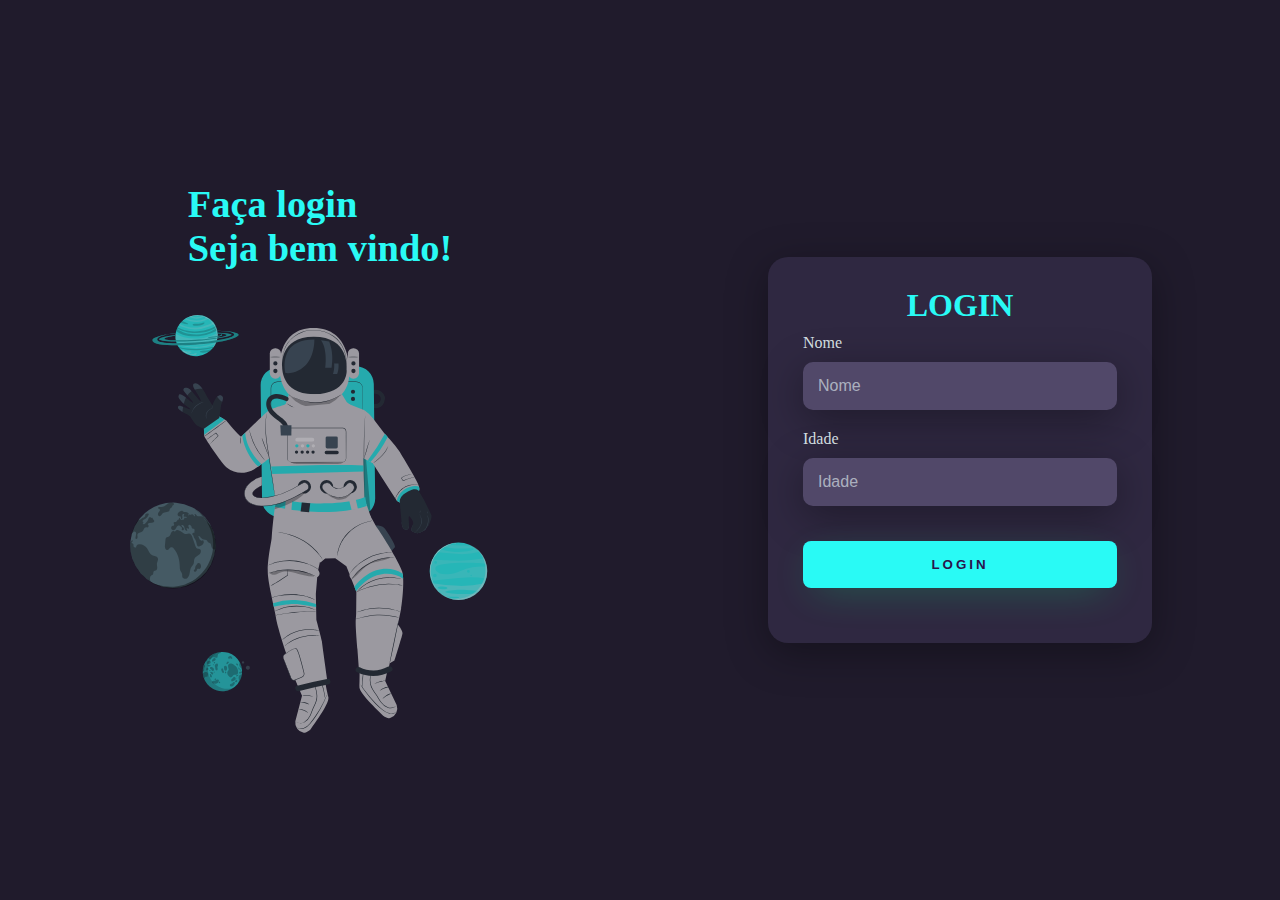
<file: index.html>
<!DOCTYPE html>
<html lang="pt-BR">
<head>
    <meta charset="UTF-8">
    <meta name="viewport" content="width=device-width, initial-scale=1.0">
    <link rel="stylesheet" href="assets/css/login.css">
    <title>Login</title>
</head>
<body>
    <div class="main-login">
        <div class="left-login">
            <h1>Faça login<br>Seja bem vindo!</h1>
            <img class="image" src="assets/img/projeto/astronauta.svg" alt="astronauta">
        </div>
        <div class="right-login">
            <div class="card-login">
                <h1>LOGIN</h1>
                <div class="textfield">
                    <label for="nome">Nome</label>
                    <input type="text" id="nome" name="nome" placeholder="Nome">
                </div>
                <div class="textfield">
                    <label for="idade">Idade</label>
                    <input type="number" id="idade" name="idade" placeholder="Idade">
                </div>
                <button class="btn-login" id="loginBtn">Login</button>
            </div>
        </div>
    </div>
    <script src="assets/js/login.js"></script>
</body>
</html>
</file>
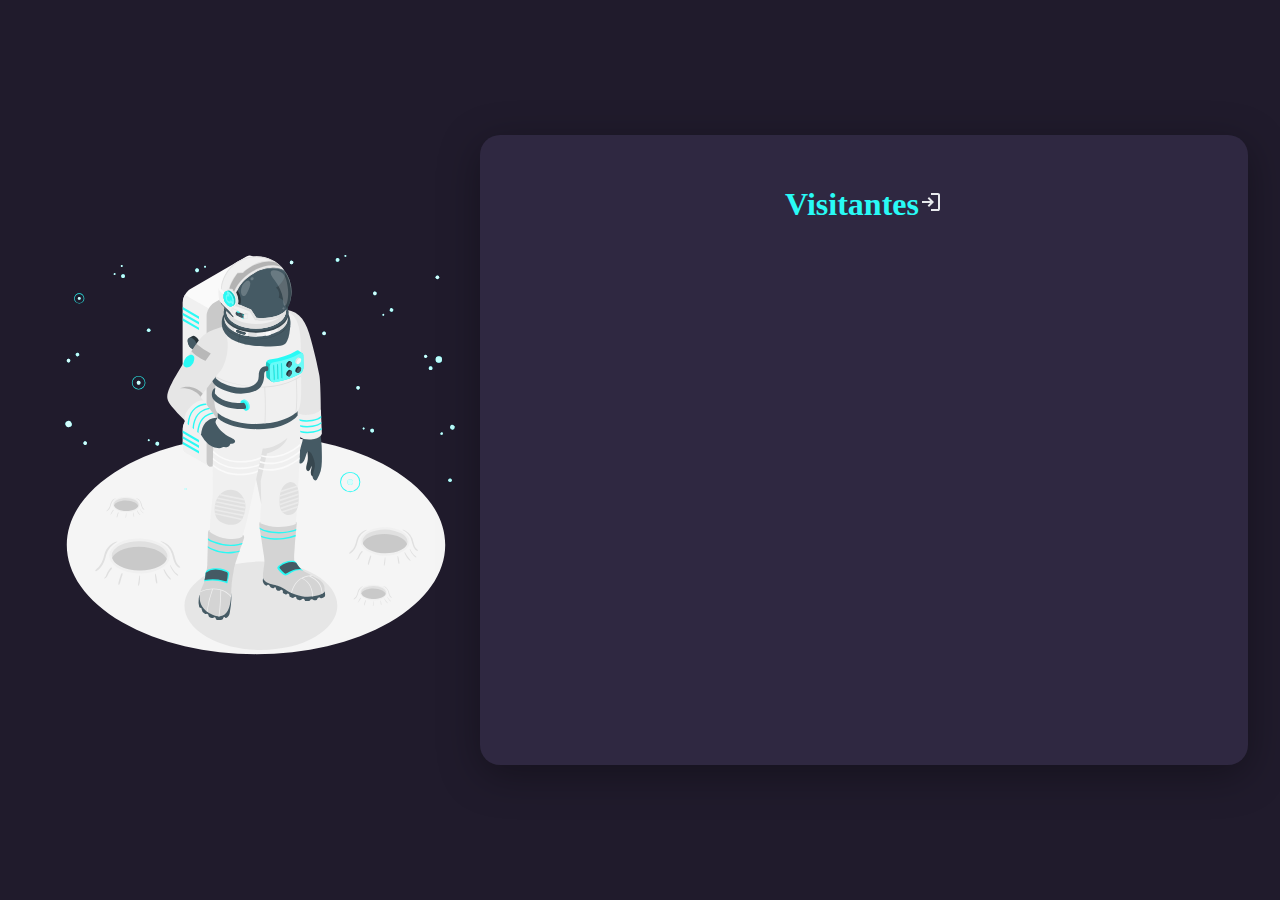
<file: controle.html>
<!DOCTYPE html>
<html lang="pt-BR">
<head>
    <meta charset="UTF-8">
    <meta name="viewport" content="width=device-width, initial-scale=1.0">
    <link rel="stylesheet" href="assets/css/controle.css">
    <title>Controle</title>
</head>
<body>
    <div class="main-login">
        <div class="right-login">
            <img class="image" src="assets/img/projeto/astronautab.svg" alt="astronauta">
            <div class="card-login">
                <div class="sair">
                    <h1>Visitantes</h1>
                    <a href="perfil.html">
                        <img class="icones-redes" src="assets/img/icon/sair.svg" alt="sair">
                    </a>
                </div>
                <div id="usuariosList">
                    <!-- Aqui serão inseridos os dados dos usuários -->
                </div>
            </div>
        </div>
    </div>

    <script src="assets/js/controle.js"></script>
</body>
</html>
</file>
<file: assets/css/login.css>
/* Remover margens padrões */
body {
    margin: 0;
}

/* Definir box-sizing para incluir padding e border */
body * {
    box-sizing: border-box;
}

/* Estilização principal da área de login */
.main-login {
    width: 100vw;
    height: 100vh;
    background-color: #201b2c;
    display: flex;
    justify-content: center;
    align-items: center;
}

/* Estilização da seção esquerda da área de login */
.left-login {
    width: 50vw;
    height: 100vh;
    display: flex;
    justify-content: center;
    align-items: center;
    flex-direction: column;
}

.left-login h1 {
    color: #29faf5;
    font-size: 3vw;
}

/* Estilização da seção direita da área de login */
.right-login {
    width: 50vw;
    height: 100vh;
    display: flex;
    justify-content: center;
    align-items: center;
}

/* Estilização do cartão de login */
.card-login {
    width: 60%;
    display: flex;
    justify-content: center;
    align-items: center;
    flex-direction: column;
    padding: 30px 35px;
    background-color: #2f2841;
    border-radius: 20px;
    box-shadow: 0px 10px 40px #00000056;
}

.card-login h1 {
    color: #29faf5;
    font-weight: 800;
    margin: 0;
}

/* Estilização da imagem */
.image {
    width: 35vw;
}

/* Estilização dos campos de texto */
.textfield {
    width: 100%;
    display: flex;
    flex-direction: column;
    align-items: flex-start;
    justify-content: center;
    margin: 10px 0px;
}

.textfield input {
    width: 100%;
    border: none;
    border-radius: 10px;
    padding: 15px;
    background-color: #514869;
    color: #f0ffffde;
    font-size: 12pt;
    box-shadow: 0px 10px 40px #00000056;
    outline: none;
}

.textfield label {
    color: #f0ffffde;
    margin-bottom: 10px;
}

.textfield input::placeholder {
    color: #f0ffff94;
}

/* Estilização do botão de login */
.btn-login {
    width: 100%;
    padding: 16px 0px;
    margin: 25px 0;
    border: none;
    border-radius: 8px;
    outline: none;
    text-transform: uppercase;
    font-weight: 800;
    letter-spacing: 3px;
    color: #2b134b;
    background-color: #29faf5;
    cursor: pointer;
    box-shadow: 0px 10px 40px -12px #00ff8052;
}

/* Estilizações responsivas */
@media only screen and (max-width: 950px) {
    .card-login {
        width: 85%;
    }
}

@media only screen and (max-width: 600px) {
    .main-login {
        flex-direction: column;
    }
    .left-login h1 {
        display: none;
    }
    .left-login, .right-login {
        width: 100%;
        height: auto;
    }
    .image {
        width: 50vw;
    }
    .card-login {
        width: 90%;
    }
}
</file>
<file: assets/css/controle.css>
/* Remover margens padrões */
body {
    margin: 0;
}

/* Definir box-sizing para incluir padding e border */
body * {
    box-sizing: border-box;
}

/* Estilização principal da área de login */
.main-login {
    width: 100vw;
    height: 100vh;
    background-color: #201b2c;
    display: flex;
    justify-content: center;
    align-items: center;
}

/* Estilização da seção direita da área de login */
.right-login {
    width: 100%;
    display: flex;
    justify-content: center;
    align-items: center;
}

.sair {
    display: flex;
    justify-content: center;
    align-items: center;
}

.image {
    width: 35vw;
}

/* Estilização do cartão de login */
.card-login {
    width: 60%;
    height: 70vh; /* Define a fixed height for the card */
    display: flex;
    flex-direction: column;
    align-items: center;
    padding: 30px 35px;
    background-color: #2f2841;
    border-radius: 20px;
    box-shadow: 0px 10px 40px #00000056;
    color: #f0ffffde; /* Cor do texto dentro do card */
    overflow: hidden; /* Hide overflow from the card itself */
}

/* Estilização do cabeçalho */
h1 {
    color: #29faf5;
    font-size: 2rem;
    text-align: center;
    margin-bottom: 20px;
}

/* Estilização da lista de usuários */
#usuariosList {
    margin-top: 20px;
    width: 100%;
    overflow-y: auto; /* Enable vertical scrolling */
    height: calc(100% - 60px); /* Adjust the height based on the remaining space in the card */
}

/* Estilização dos itens de usuário */
.usuario-item {
    background-color: #514869;
    border-radius: 10px;
    padding: 15px;
    margin-bottom: 10px;
    box-shadow: 0px 10px 40px #00000056;
}

.usuario-item p {
    color: #f0ffffde;
    margin: 0;
    font-size: 14px;
}

.usuario-item strong {
    font-weight: bold;
    color: #29faf5;
}

/* Estilizações responsivas */
@media only screen and (max-width: 950px) {
    .card-login {
        width: 85%;
    }
}

@media only screen and (max-width: 600px) {
    .main-login {
        flex-direction: column;
    }

    .left-login h1 {
        display: none;
    }

    .left-login, .right-login {
        width: 100%;
        height: auto;
    }

    .image {
        width: 50vw;
    }

    .card-login {
        width: 90%;
    }
    .right-login{
        display:flex;
        flex-direction:column
    }
}
</file>
